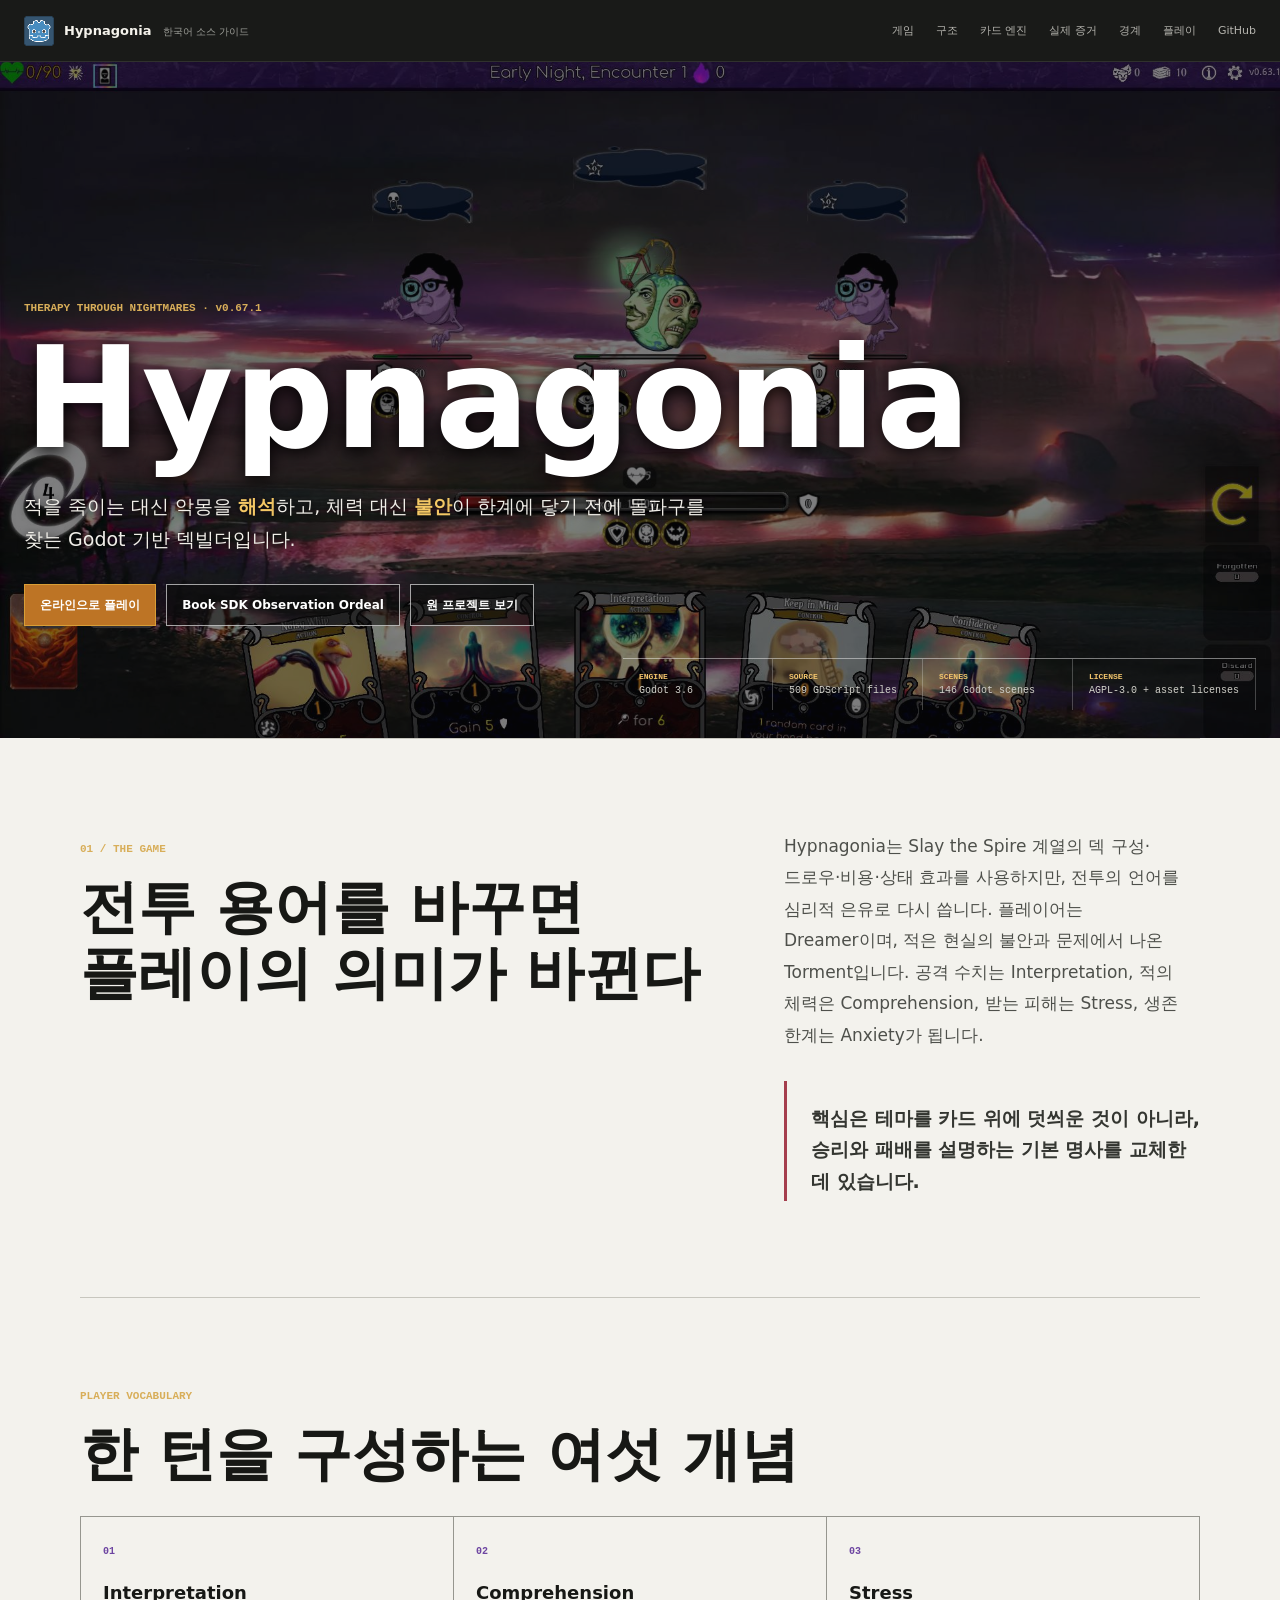
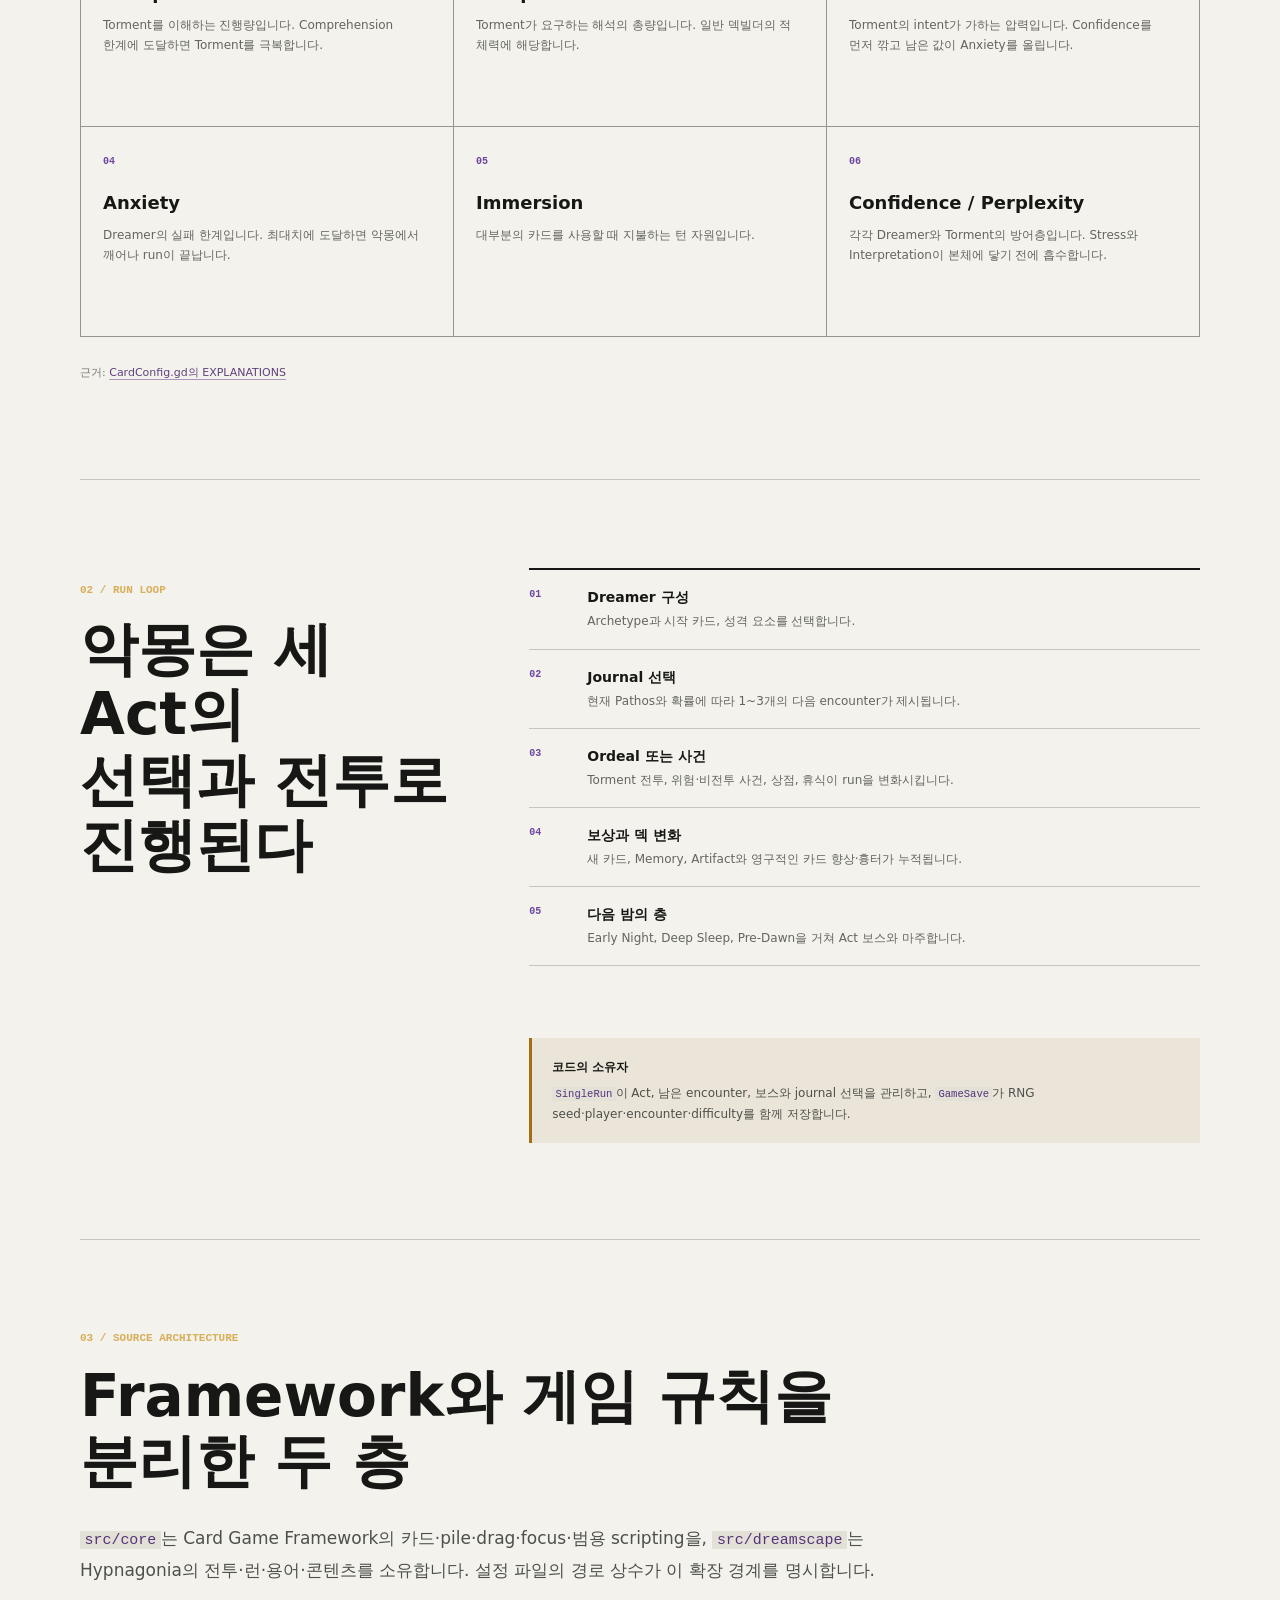
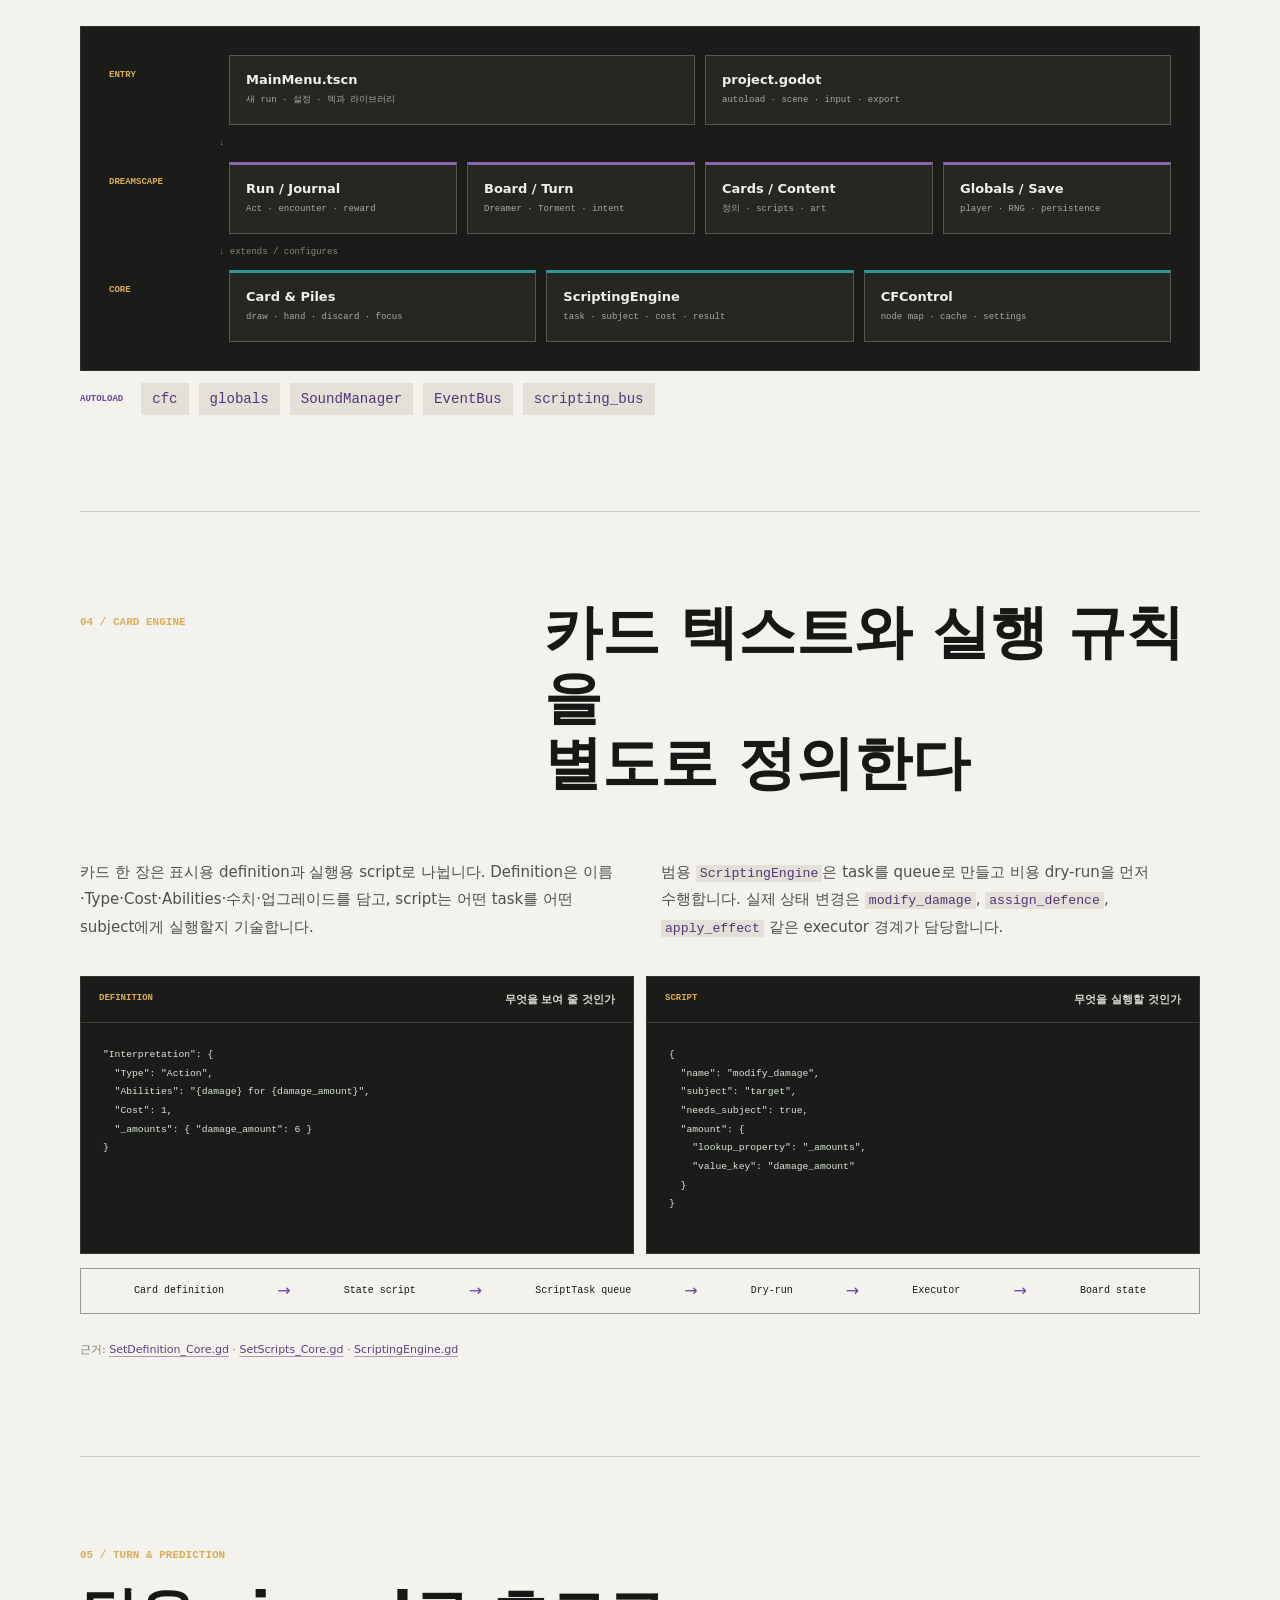
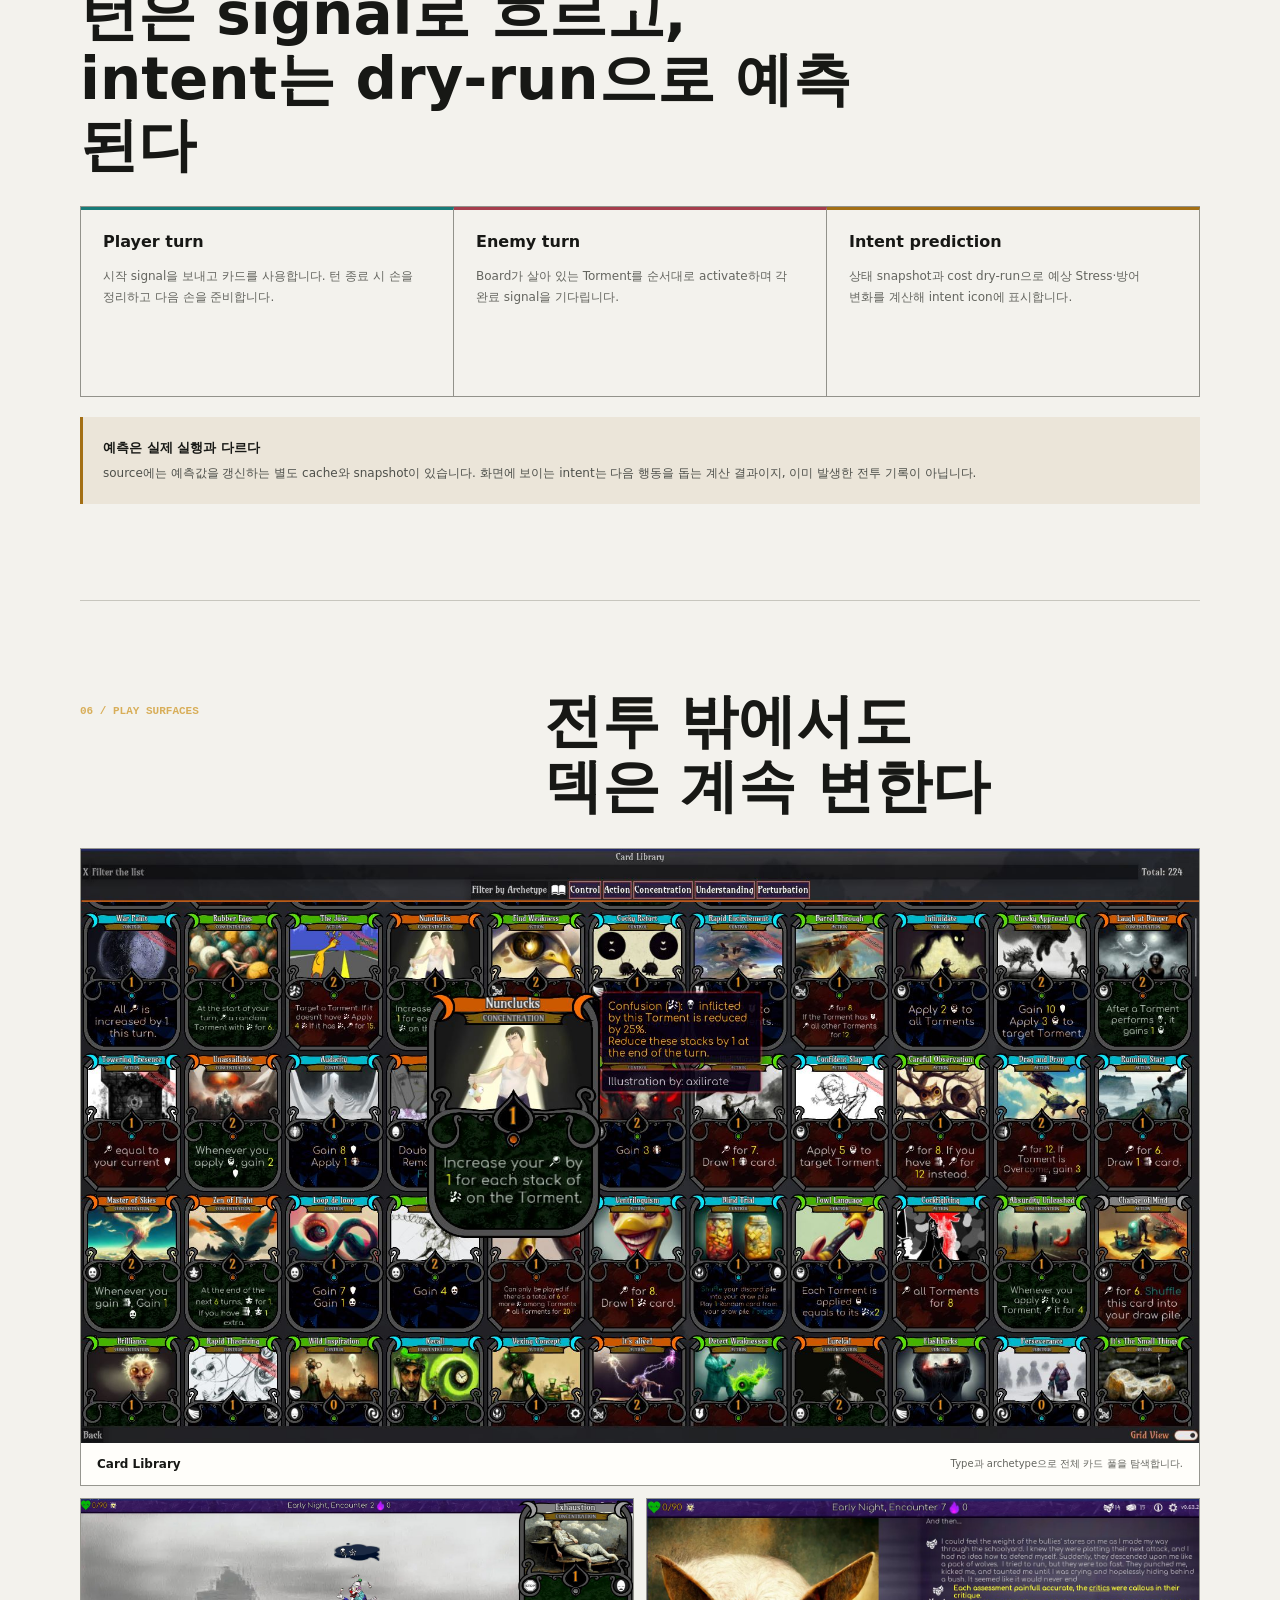
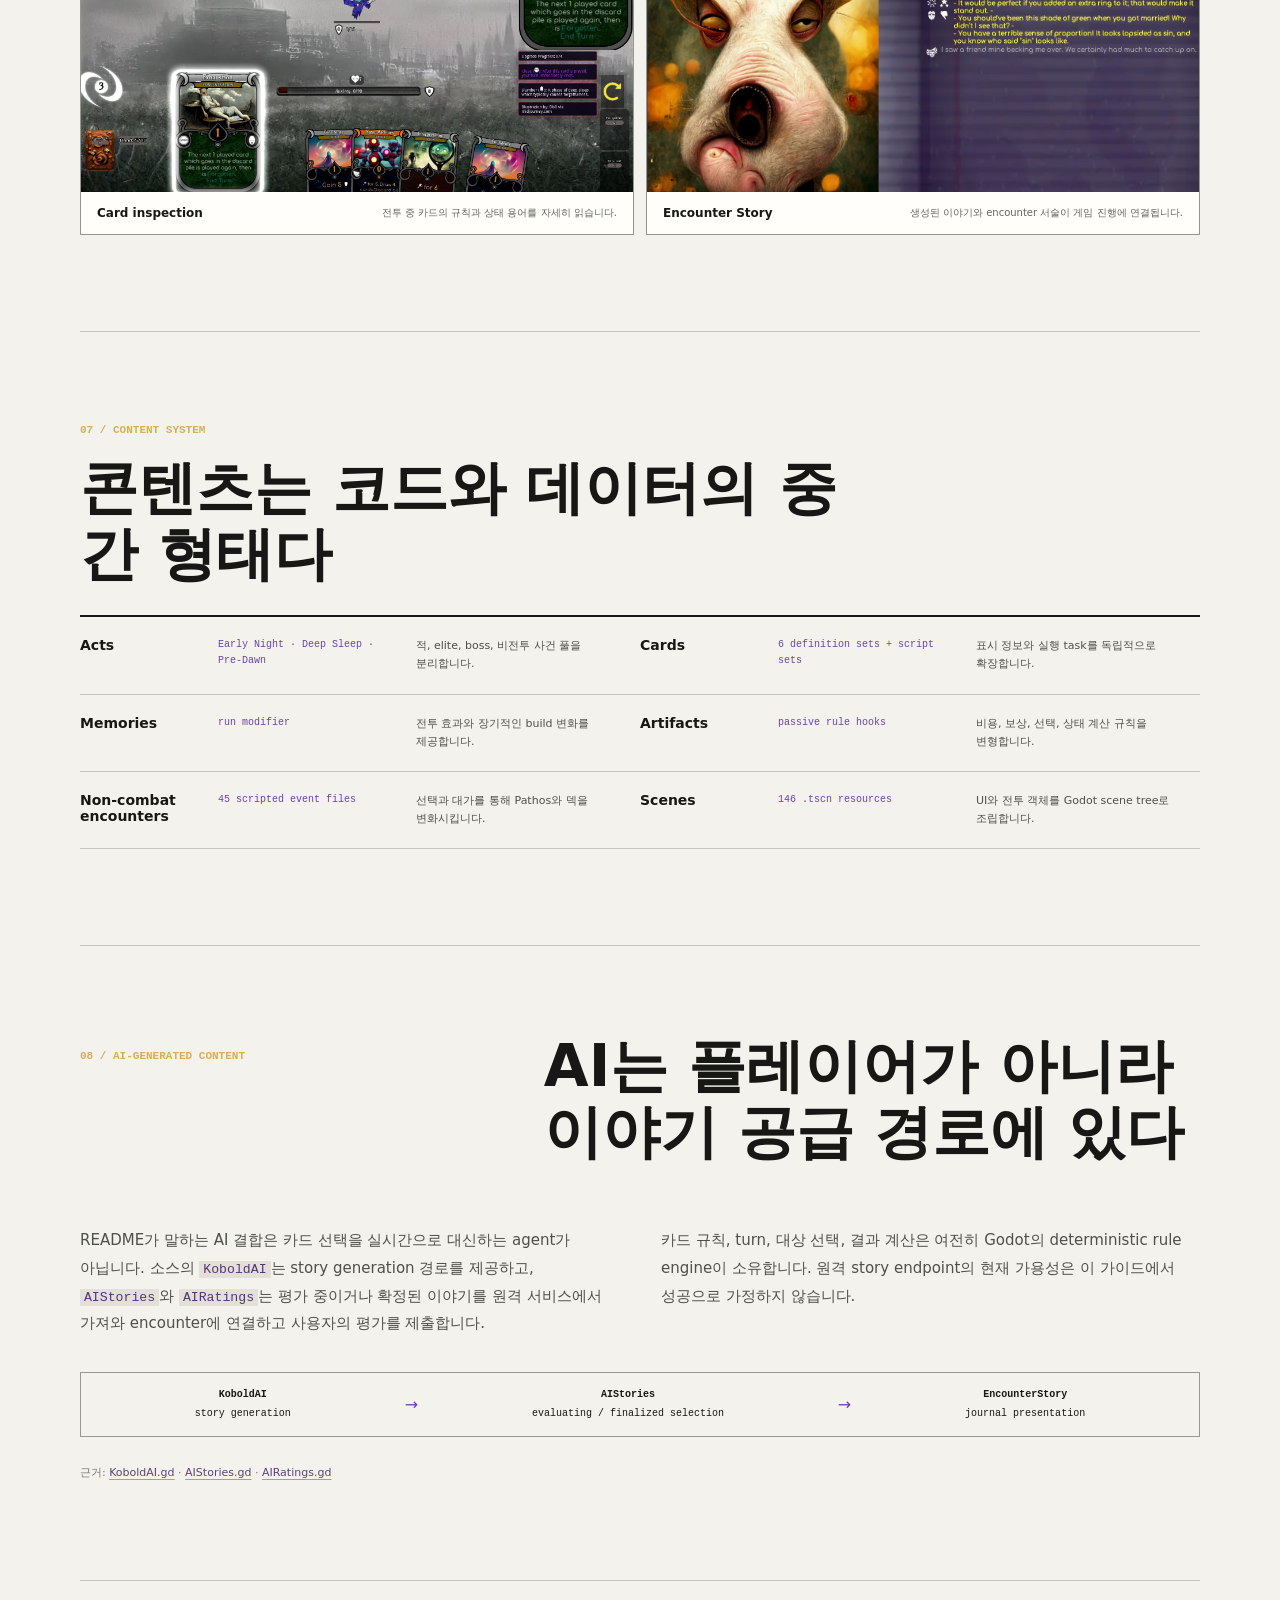
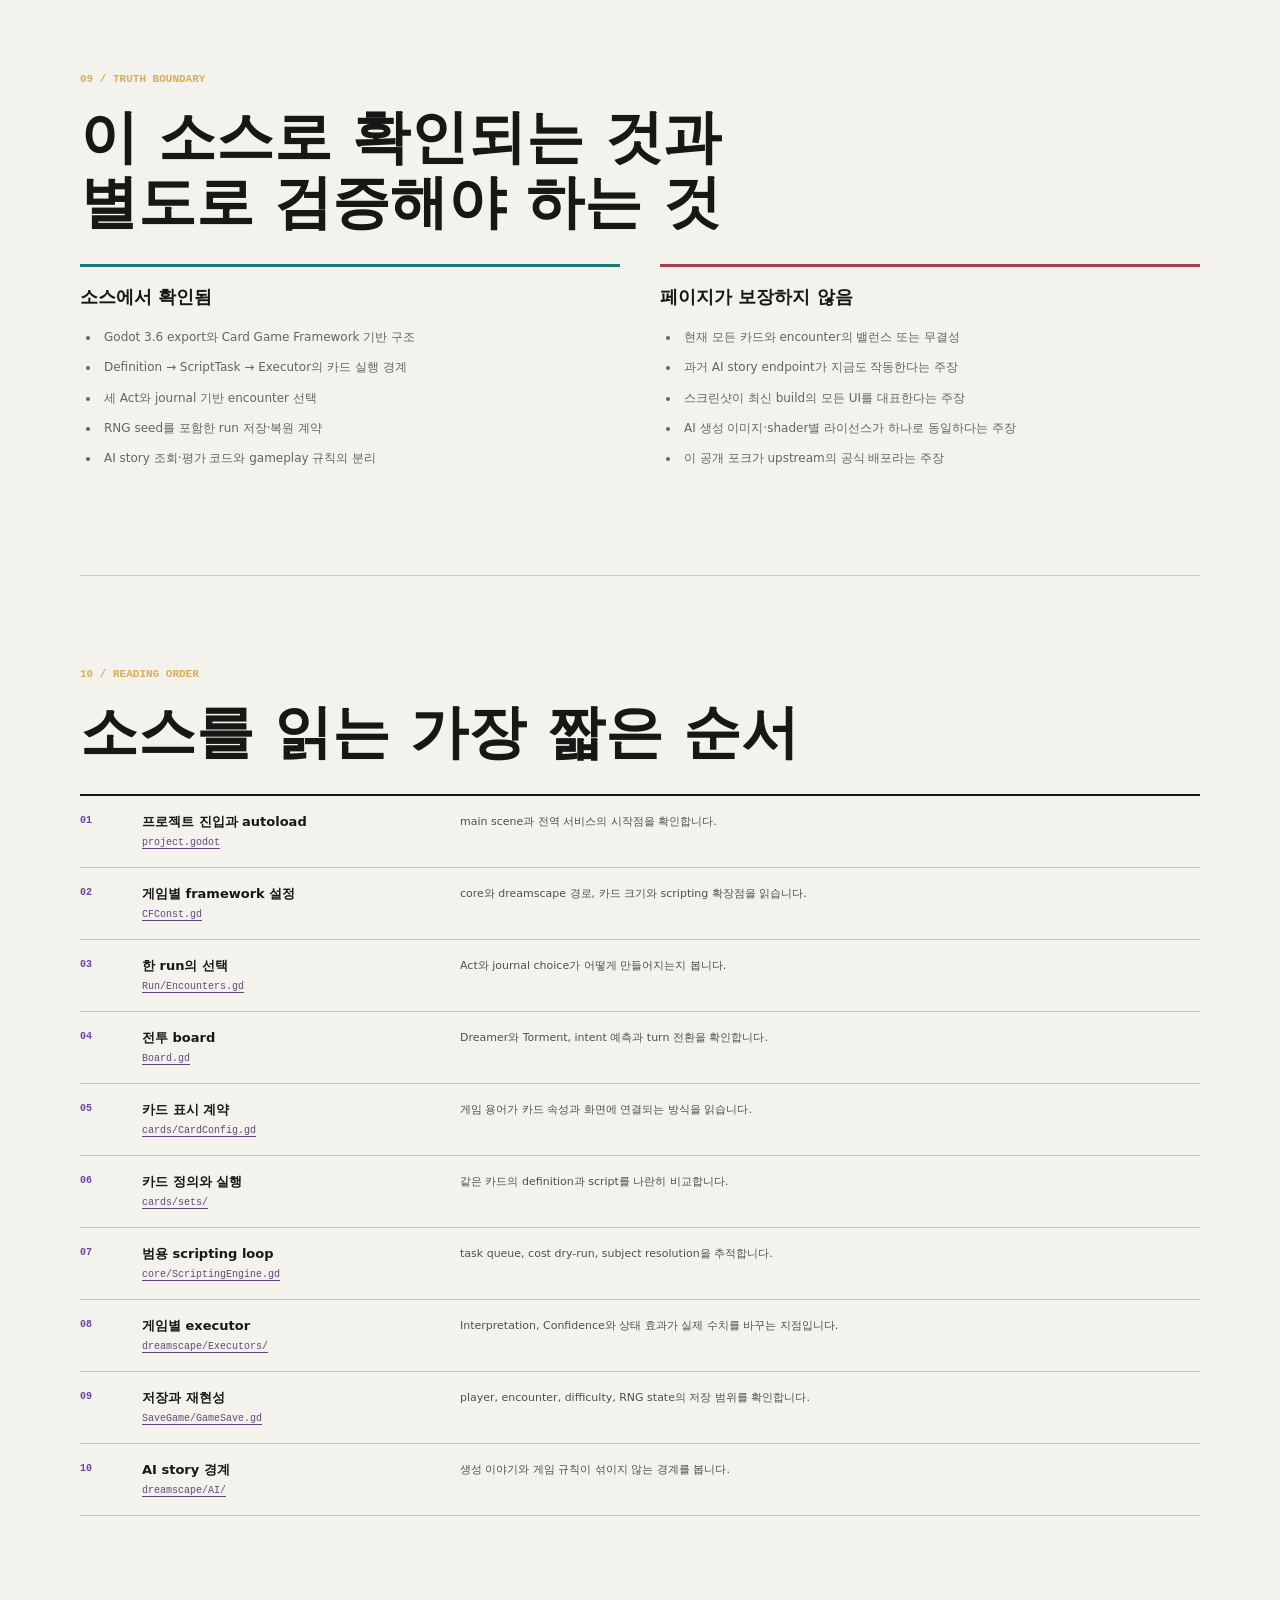
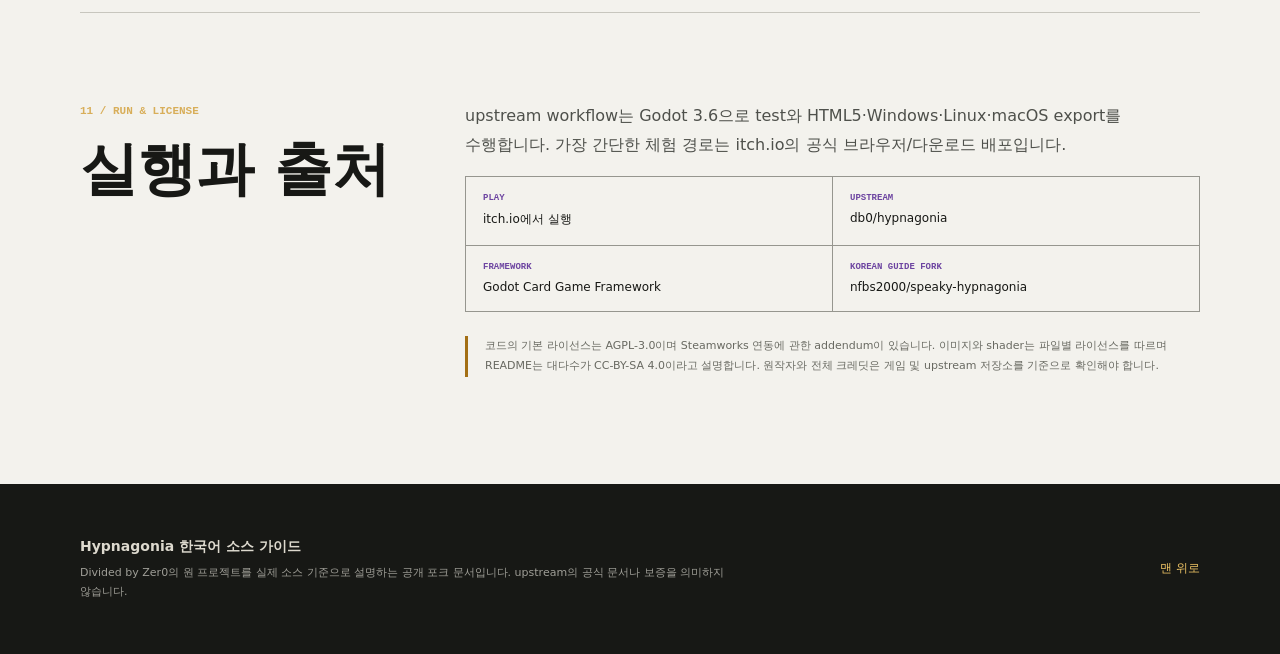
<file: docs/index.html>
<!doctype html>
<html lang="ko">
<head>
  <meta charset="utf-8">
  <meta name="viewport" content="width=device-width, initial-scale=1">
  <meta name="description" content="Hypnagonia의 게임 규칙, Godot 구조, 카드 스크립팅 엔진을 실제 소스 기준으로 설명하는 한국어 가이드">
  <meta property="og:title" content="Hypnagonia 한국어 소스 가이드">
  <meta property="og:description" content="악몽을 해석하는 덱빌더가 어떻게 규칙과 코드로 구성되는지 읽습니다.">
  <meta property="og:image" content="assets/preview.jpg">
  <title>Hypnagonia 한국어 소스 가이드</title>
  <link rel="icon" href="assets/icon.png">
  <link rel="stylesheet" href="styles/foundation.css">
  <link rel="stylesheet" href="styles/sections.css">
  <link rel="stylesheet" href="styles/catalog.css">
  <link rel="stylesheet" href="styles/responsive.css">
</head>
<body>
  <header class="topbar">
    <a class="brand" href="#top" aria-label="Hypnagonia 가이드 맨 위로">
      <img src="assets/icon.png" alt="">
      <span>Hypnagonia <small>한국어 소스 가이드</small></span>
    </a>
    <nav aria-label="주요 링크">
      <a href="#game">게임</a>
      <a href="#architecture">구조</a>
      <a href="#cards">카드 엔진</a>
      <a href="./book-sdk-ordeal/">실제 증거</a>
      <a href="#truth">경계</a>
      <a href="https://dbzer0.itch.io/hypnagonia">플레이</a>
      <a href="https://github.com/nfbs2000/speaky-hypnagonia">GitHub</a>
    </nav>
  </header>

  <main id="top">
    <section class="hero" aria-labelledby="hero-title">
      <img class="hero__media" src="assets/preview.jpg" alt="Hypnagonia 전투 화면. 세 Torment와 다섯 장의 카드가 보인다.">
      <div class="hero__shade"></div>
      <div class="hero__content">
        <p class="eyebrow">THERAPY THROUGH NIGHTMARES · v0.67.1</p>
        <h1 id="hero-title">Hypnagonia</h1>
        <p class="hero__lead">
          적을 죽이는 대신 악몽을 <strong>해석</strong>하고,
          체력 대신 <strong>불안</strong>이 한계에 닿기 전에 돌파구를 찾는
          Godot 기반 덱빌더입니다.
        </p>
        <div class="hero__actions">
          <a class="button button--primary" href="https://dbzer0.itch.io/hypnagonia">온라인으로 플레이</a>
          <a class="button" href="./book-sdk-ordeal/">Book SDK Observation Ordeal</a>
          <a class="button" href="https://github.com/db0/hypnagonia">원 프로젝트 보기</a>
        </div>
      </div>
      <div class="hero__facts" aria-label="프로젝트 요약">
        <span><b>ENGINE</b>Godot 3.6</span>
        <span><b>SOURCE</b>509 GDScript files</span>
        <span><b>SCENES</b>146 Godot scenes</span>
        <span><b>LICENSE</b>AGPL-3.0 + asset licenses</span>
      </div>
    </section>

    <section class="thesis" id="game">
      <div class="section-heading">
        <p class="section-index">01 / THE GAME</p>
        <h2>전투 용어를 바꾸면<br>플레이의 의미가 바뀐다</h2>
      </div>
      <div class="thesis__body">
        <p>
          Hypnagonia는 Slay the Spire 계열의 덱 구성·드로우·비용·상태 효과를 사용하지만,
          전투의 언어를 심리적 은유로 다시 씁니다. 플레이어는 Dreamer이며,
          적은 현실의 불안과 문제에서 나온 Torment입니다. 공격 수치는 Interpretation,
          적의 체력은 Comprehension, 받는 피해는 Stress, 생존 한계는 Anxiety가 됩니다.
        </p>
        <blockquote>
          핵심은 테마를 카드 위에 덧씌운 것이 아니라,
          승리와 패배를 설명하는 기본 명사를 교체한 데 있습니다.
        </blockquote>
      </div>
    </section>

    <section class="vocabulary" aria-labelledby="vocabulary-title">
      <p class="section-index">PLAYER VOCABULARY</p>
      <h2 id="vocabulary-title">한 턴을 구성하는 여섯 개념</h2>
      <div class="term-grid">
        <article>
          <span class="term-no">01</span>
          <h3>Interpretation</h3>
          <p>Torment를 이해하는 진행량입니다. Comprehension 한계에 도달하면 Torment를 극복합니다.</p>
        </article>
        <article>
          <span class="term-no">02</span>
          <h3>Comprehension</h3>
          <p>Torment가 요구하는 해석의 총량입니다. 일반 덱빌더의 적 체력에 해당합니다.</p>
        </article>
        <article>
          <span class="term-no">03</span>
          <h3>Stress</h3>
          <p>Torment의 intent가 가하는 압력입니다. Confidence를 먼저 깎고 남은 값이 Anxiety를 올립니다.</p>
        </article>
        <article>
          <span class="term-no">04</span>
          <h3>Anxiety</h3>
          <p>Dreamer의 실패 한계입니다. 최대치에 도달하면 악몽에서 깨어나 run이 끝납니다.</p>
        </article>
        <article>
          <span class="term-no">05</span>
          <h3>Immersion</h3>
          <p>대부분의 카드를 사용할 때 지불하는 턴 자원입니다.</p>
        </article>
        <article>
          <span class="term-no">06</span>
          <h3>Confidence / Perplexity</h3>
          <p>각각 Dreamer와 Torment의 방어층입니다. Stress와 Interpretation이 본체에 닿기 전에 흡수합니다.</p>
        </article>
      </div>
      <p class="source-line">
        근거:
        <a href="https://github.com/nfbs2000/speaky-hypnagonia/blob/main/src/dreamscape/cards/CardConfig.gd">CardConfig.gd의 EXPLANATIONS</a>
      </p>
    </section>

    <section class="run-loop" id="run-loop">
      <div class="section-heading">
        <p class="section-index">02 / RUN LOOP</p>
        <h2>악몽은 세 Act의<br>선택과 전투로 진행된다</h2>
      </div>
      <ol class="loop">
        <li><span>01</span><div><b>Dreamer 구성</b><p>Archetype과 시작 카드, 성격 요소를 선택합니다.</p></div></li>
        <li><span>02</span><div><b>Journal 선택</b><p>현재 Pathos와 확률에 따라 1~3개의 다음 encounter가 제시됩니다.</p></div></li>
        <li><span>03</span><div><b>Ordeal 또는 사건</b><p>Torment 전투, 위험·비전투 사건, 상점, 휴식이 run을 변화시킵니다.</p></div></li>
        <li><span>04</span><div><b>보상과 덱 변화</b><p>새 카드, Memory, Artifact와 영구적인 카드 향상·흉터가 누적됩니다.</p></div></li>
        <li><span>05</span><div><b>다음 밤의 층</b><p>Early Night, Deep Sleep, Pre-Dawn을 거쳐 Act 보스와 마주합니다.</p></div></li>
      </ol>
      <div class="run-note">
        <b>코드의 소유자</b>
        <p>
          <code>SingleRun</code>이 Act, 남은 encounter, 보스와 journal 선택을 관리하고,
          <code>GameSave</code>가 RNG seed·player·encounter·difficulty를 함께 저장합니다.
        </p>
      </div>
    </section>

    <section class="architecture" id="architecture">
      <p class="section-index">03 / SOURCE ARCHITECTURE</p>
      <h2>Framework와 게임 규칙을 분리한 두 층</h2>
      <p class="section-lead">
        <code>src/core</code>는 Card Game Framework의 카드·pile·drag·focus·범용 scripting을,
        <code>src/dreamscape</code>는 Hypnagonia의 전투·런·용어·콘텐츠를 소유합니다.
        설정 파일의 경로 상수가 이 확장 경계를 명시합니다.
      </p>
      <div class="architecture-map" role="img" aria-label="Godot 실행 표면, Hypnagonia dreamscape 계층, Card Game Framework core 계층의 구조">
        <div class="arch-row arch-row--entry">
          <span>ENTRY</span>
          <div><b>MainMenu.tscn</b><small>새 run · 설정 · 덱과 라이브러리</small></div>
          <div><b>project.godot</b><small>autoload · scene · input · export</small></div>
        </div>
        <div class="arch-arrow" aria-hidden="true">↓</div>
        <div class="arch-row arch-row--domain">
          <span>DREAMSCAPE</span>
          <div><b>Run / Journal</b><small>Act · encounter · reward</small></div>
          <div><b>Board / Turn</b><small>Dreamer · Torment · intent</small></div>
          <div><b>Cards / Content</b><small>정의 · scripts · art</small></div>
          <div><b>Globals / Save</b><small>player · RNG · persistence</small></div>
        </div>
        <div class="arch-arrow" aria-hidden="true">↓ extends / configures</div>
        <div class="arch-row arch-row--core">
          <span>CORE</span>
          <div><b>Card & Piles</b><small>draw · hand · discard · focus</small></div>
          <div><b>ScriptingEngine</b><small>task · subject · cost · result</small></div>
          <div><b>CFControl</b><small>node map · cache · settings</small></div>
        </div>
      </div>
      <div class="autoload-strip">
        <span>AUTOLOAD</span>
        <code>cfc</code><code>globals</code><code>SoundManager</code><code>EventBus</code><code>scripting_bus</code>
      </div>
    </section>

    <section class="card-engine" id="cards">
      <div class="section-heading">
        <p class="section-index">04 / CARD ENGINE</p>
        <h2>카드 텍스트와 실행 규칙을<br>별도로 정의한다</h2>
      </div>
      <div class="card-engine__intro">
        <p>
          카드 한 장은 표시용 definition과 실행용 script로 나뉩니다.
          Definition은 이름·Type·Cost·Abilities·수치·업그레이드를 담고,
          script는 어떤 task를 어떤 subject에게 실행할지 기술합니다.
        </p>
        <p>
          범용 <code>ScriptingEngine</code>은 task를 queue로 만들고 비용 dry-run을 먼저 수행합니다.
          실제 상태 변경은 <code>modify_damage</code>, <code>assign_defence</code>,
          <code>apply_effect</code> 같은 executor 경계가 담당합니다.
        </p>
      </div>
      <div class="code-compare">
        <article>
          <header><span>DEFINITION</span><b>무엇을 보여 줄 것인가</b></header>
          <pre><code>"Interpretation": {
  "Type": "Action",
  "Abilities": "{damage} for {damage_amount}",
  "Cost": 1,
  "_amounts": { "damage_amount": 6 }
}</code></pre>
        </article>
        <article>
          <header><span>SCRIPT</span><b>무엇을 실행할 것인가</b></header>
          <pre><code>{
  "name": "modify_damage",
  "subject": "target",
  "needs_subject": true,
  "amount": {
    "lookup_property": "_amounts",
    "value_key": "damage_amount"
  }
}</code></pre>
        </article>
      </div>
      <div class="execution-pipeline" aria-label="카드 실행 단계">
        <span>Card definition</span><i>→</i>
        <span>State script</span><i>→</i>
        <span>ScriptTask queue</span><i>→</i>
        <span>Dry-run</span><i>→</i>
        <span>Executor</span><i>→</i>
        <span>Board state</span>
      </div>
      <p class="source-line">
        근거:
        <a href="https://github.com/nfbs2000/speaky-hypnagonia/blob/main/src/dreamscape/cards/sets/SetDefinition_Core.gd">SetDefinition_Core.gd</a>
        ·
        <a href="https://github.com/nfbs2000/speaky-hypnagonia/blob/main/src/dreamscape/cards/sets/SetScripts_Core.gd">SetScripts_Core.gd</a>
        ·
        <a href="https://github.com/nfbs2000/speaky-hypnagonia/blob/main/src/core/ScriptingEngine/ScriptingEngine.gd">ScriptingEngine.gd</a>
      </p>
    </section>

    <section class="turn-system">
      <p class="section-index">05 / TURN & PREDICTION</p>
      <h2>턴은 signal로 흐르고, intent는 dry-run으로 예측된다</h2>
      <div class="turn-columns">
        <div>
          <h3>Player turn</h3>
          <p>시작 signal을 보내고 카드를 사용합니다. 턴 종료 시 손을 정리하고 다음 손을 준비합니다.</p>
        </div>
        <div>
          <h3>Enemy turn</h3>
          <p>Board가 살아 있는 Torment를 순서대로 activate하며 각 완료 signal을 기다립니다.</p>
        </div>
        <div>
          <h3>Intent prediction</h3>
          <p>상태 snapshot과 cost dry-run으로 예상 Stress·방어 변화를 계산해 intent icon에 표시합니다.</p>
        </div>
      </div>
      <aside class="truth-callout">
        <b>예측은 실제 실행과 다르다</b>
        <p>
          source에는 예측값을 갱신하는 별도 cache와 snapshot이 있습니다.
          화면에 보이는 intent는 다음 행동을 돕는 계산 결과이지, 이미 발생한 전투 기록이 아닙니다.
        </p>
      </aside>
    </section>

    <section class="gallery" aria-labelledby="gallery-title">
      <div class="section-heading">
        <p class="section-index">06 / PLAY SURFACES</p>
        <h2 id="gallery-title">전투 밖에서도<br>덱은 계속 변한다</h2>
      </div>
      <div class="gallery__grid">
        <figure class="gallery__wide">
          <img src="assets/preview_cards.jpg" alt="224장의 카드를 격자로 보여 주는 Card Library 화면" loading="lazy">
          <figcaption><b>Card Library</b><span>Type과 archetype으로 전체 카드 풀을 탐색합니다.</span></figcaption>
        </figure>
        <figure>
          <img src="assets/preview2.jpg" alt="전투 중 Exhaustion 카드를 확대한 Hypnagonia 카드 상세 화면" loading="lazy">
          <figcaption><b>Card inspection</b><span>전투 중 카드의 규칙과 상태 용어를 자세히 읽습니다.</span></figcaption>
        </figure>
        <figure>
          <img src="assets/preview3.jpg" alt="그림과 이야기 문단을 함께 보여 주는 Hypnagonia encounter story 화면" loading="lazy">
          <figcaption><b>Encounter Story</b><span>생성된 이야기와 encounter 서술이 게임 진행에 연결됩니다.</span></figcaption>
        </figure>
      </div>
    </section>

    <section class="content-system">
      <p class="section-index">07 / CONTENT SYSTEM</p>
      <h2>콘텐츠는 코드와 데이터의 중간 형태다</h2>
      <div class="content-index">
        <article><b>Acts</b><span>Early Night · Deep Sleep · Pre-Dawn</span><p>적, elite, boss, 비전투 사건 풀을 분리합니다.</p></article>
        <article><b>Cards</b><span>6 definition sets + script sets</span><p>표시 정보와 실행 task를 독립적으로 확장합니다.</p></article>
        <article><b>Memories</b><span>run modifier</span><p>전투 효과와 장기적인 build 변화를 제공합니다.</p></article>
        <article><b>Artifacts</b><span>passive rule hooks</span><p>비용, 보상, 선택, 상태 계산 규칙을 변형합니다.</p></article>
        <article><b>Non-combat encounters</b><span>45 scripted event files</span><p>선택과 대가를 통해 Pathos와 덱을 변화시킵니다.</p></article>
        <article><b>Scenes</b><span>146 .tscn resources</span><p>UI와 전투 객체를 Godot scene tree로 조립합니다.</p></article>
      </div>
    </section>

    <section class="ai-stories">
      <div class="section-heading">
        <p class="section-index">08 / AI-GENERATED CONTENT</p>
        <h2>AI는 플레이어가 아니라<br>이야기 공급 경로에 있다</h2>
      </div>
      <div class="ai-stories__body">
        <p>
          README가 말하는 AI 결합은 카드 선택을 실시간으로 대신하는 agent가 아닙니다.
          소스의 <code>KoboldAI</code>는 story generation 경로를 제공하고,
          <code>AIStories</code>와 <code>AIRatings</code>는 평가 중이거나 확정된 이야기를
          원격 서비스에서 가져와 encounter에 연결하고 사용자의 평가를 제출합니다.
        </p>
        <p>
          카드 규칙, turn, 대상 선택, 결과 계산은 여전히 Godot의 deterministic rule engine이 소유합니다.
          원격 story endpoint의 현재 가용성은 이 가이드에서 성공으로 가정하지 않습니다.
        </p>
      </div>
      <div class="ai-boundary">
        <span><b>KoboldAI</b>story generation</span>
        <i>→</i>
        <span><b>AIStories</b>evaluating / finalized selection</span>
        <i>→</i>
        <span><b>EncounterStory</b>journal presentation</span>
      </div>
      <p class="source-line">
        근거:
        <a href="https://github.com/nfbs2000/speaky-hypnagonia/blob/main/src/dreamscape/AI/KoboldAI.gd">KoboldAI.gd</a>
        ·
        <a href="https://github.com/nfbs2000/speaky-hypnagonia/blob/main/src/dreamscape/AI/AIStories.gd">AIStories.gd</a>
        ·
        <a href="https://github.com/nfbs2000/speaky-hypnagonia/blob/main/src/dreamscape/AI/AIRatings.gd">AIRatings.gd</a>
      </p>
    </section>

    <section class="truth-boundary" id="truth">
      <p class="section-index">09 / TRUTH BOUNDARY</p>
      <h2>이 소스로 확인되는 것과<br>별도로 검증해야 하는 것</h2>
      <div class="truth-grid">
        <article>
          <h3>소스에서 확인됨</h3>
          <ul>
            <li>Godot 3.6 export와 Card Game Framework 기반 구조</li>
            <li>Definition → ScriptTask → Executor의 카드 실행 경계</li>
            <li>세 Act와 journal 기반 encounter 선택</li>
            <li>RNG seed를 포함한 run 저장·복원 계약</li>
            <li>AI story 조회·평가 코드와 gameplay 규칙의 분리</li>
          </ul>
        </article>
        <article>
          <h3>페이지가 보장하지 않음</h3>
          <ul>
            <li>현재 모든 카드와 encounter의 밸런스 또는 무결성</li>
            <li>과거 AI story endpoint가 지금도 작동한다는 주장</li>
            <li>스크린샷이 최신 build의 모든 UI를 대표한다는 주장</li>
            <li>AI 생성 이미지·shader별 라이선스가 하나로 동일하다는 주장</li>
            <li>이 공개 포크가 upstream의 공식 배포라는 주장</li>
          </ul>
        </article>
      </div>
    </section>

    <section class="source-map">
      <p class="section-index">10 / READING ORDER</p>
      <h2>소스를 읽는 가장 짧은 순서</h2>
      <ol>
        <li><span>01</span><div><b>프로젝트 진입과 autoload</b><a href="https://github.com/nfbs2000/speaky-hypnagonia/blob/main/project.godot">project.godot</a></div><p>main scene과 전역 서비스의 시작점을 확인합니다.</p></li>
        <li><span>02</span><div><b>게임별 framework 설정</b><a href="https://github.com/nfbs2000/speaky-hypnagonia/blob/main/src/dreamscape/CFConst.gd">CFConst.gd</a></div><p>core와 dreamscape 경로, 카드 크기와 scripting 확장점을 읽습니다.</p></li>
        <li><span>03</span><div><b>한 run의 선택</b><a href="https://github.com/nfbs2000/speaky-hypnagonia/blob/main/src/dreamscape/Run/Encounters.gd">Run/Encounters.gd</a></div><p>Act와 journal choice가 어떻게 만들어지는지 봅니다.</p></li>
        <li><span>04</span><div><b>전투 board</b><a href="https://github.com/nfbs2000/speaky-hypnagonia/blob/main/src/dreamscape/Board.gd">Board.gd</a></div><p>Dreamer와 Torment, intent 예측과 turn 전환을 확인합니다.</p></li>
        <li><span>05</span><div><b>카드 표시 계약</b><a href="https://github.com/nfbs2000/speaky-hypnagonia/blob/main/src/dreamscape/cards/CardConfig.gd">cards/CardConfig.gd</a></div><p>게임 용어가 카드 속성과 화면에 연결되는 방식을 읽습니다.</p></li>
        <li><span>06</span><div><b>카드 정의와 실행</b><a href="https://github.com/nfbs2000/speaky-hypnagonia/tree/main/src/dreamscape/cards/sets">cards/sets/</a></div><p>같은 카드의 definition과 script를 나란히 비교합니다.</p></li>
        <li><span>07</span><div><b>범용 scripting loop</b><a href="https://github.com/nfbs2000/speaky-hypnagonia/blob/main/src/core/ScriptingEngine/ScriptingEngine.gd">core/ScriptingEngine.gd</a></div><p>task queue, cost dry-run, subject resolution을 추적합니다.</p></li>
        <li><span>08</span><div><b>게임별 executor</b><a href="https://github.com/nfbs2000/speaky-hypnagonia/tree/main/src/dreamscape/ScriptingEngine/Executors">dreamscape/Executors/</a></div><p>Interpretation, Confidence와 상태 효과가 실제 수치를 바꾸는 지점입니다.</p></li>
        <li><span>09</span><div><b>저장과 재현성</b><a href="https://github.com/nfbs2000/speaky-hypnagonia/blob/main/src/dreamscape/SaveGame/GameSave.gd">SaveGame/GameSave.gd</a></div><p>player, encounter, difficulty, RNG state의 저장 범위를 확인합니다.</p></li>
        <li><span>10</span><div><b>AI story 경계</b><a href="https://github.com/nfbs2000/speaky-hypnagonia/tree/main/src/dreamscape/AI">dreamscape/AI/</a></div><p>생성 이야기와 게임 규칙이 섞이지 않는 경계를 봅니다.</p></li>
      </ol>
    </section>

    <section class="run-source">
      <div>
        <p class="section-index">11 / RUN & LICENSE</p>
        <h2>실행과 출처</h2>
      </div>
      <div class="run-source__body">
        <p>
          upstream workflow는 Godot 3.6으로 test와 HTML5·Windows·Linux·macOS export를 수행합니다.
          가장 간단한 체험 경로는 itch.io의 공식 브라우저/다운로드 배포입니다.
        </p>
        <div class="run-links">
          <a href="https://dbzer0.itch.io/hypnagonia"><b>PLAY</b><span>itch.io에서 실행</span></a>
          <a href="https://github.com/db0/hypnagonia"><b>UPSTREAM</b><span>db0/hypnagonia</span></a>
          <a href="https://github.com/db0/godot-card-game-framework"><b>FRAMEWORK</b><span>Godot Card Game Framework</span></a>
          <a href="https://github.com/nfbs2000/speaky-hypnagonia"><b>KOREAN GUIDE FORK</b><span>nfbs2000/speaky-hypnagonia</span></a>
        </div>
        <p class="license-note">
          코드의 기본 라이선스는 AGPL-3.0이며 Steamworks 연동에 관한 addendum이 있습니다.
          이미지와 shader는 파일별 라이선스를 따르며 README는 대다수가 CC-BY-SA 4.0이라고 설명합니다.
          원작자와 전체 크레딧은 게임 및 upstream 저장소를 기준으로 확인해야 합니다.
        </p>
      </div>
    </section>
  </main>

  <footer>
    <div>
      <b>Hypnagonia 한국어 소스 가이드</b>
      <p>
        Divided by Zer0의 원 프로젝트를 실제 소스 기준으로 설명하는 공개 포크 문서입니다.
        upstream의 공식 문서나 보증을 의미하지 않습니다.
      </p>
    </div>
    <a href="#top">맨 위로</a>
  </footer>
</body>
</html>
</file>
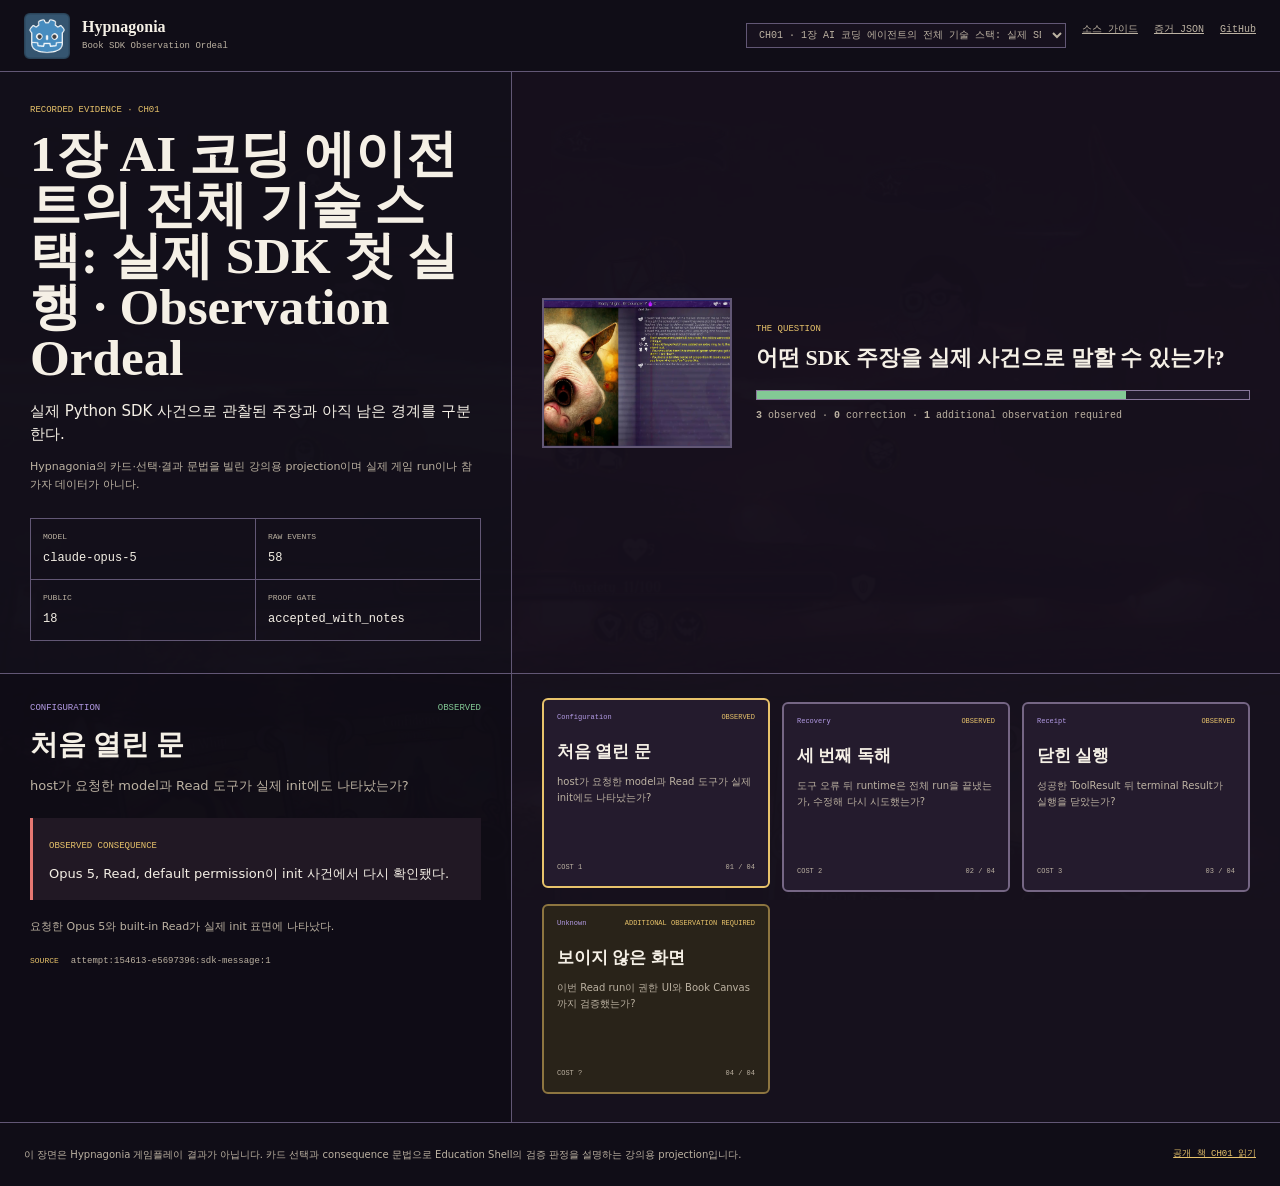
<file: docs/book-sdk-ordeal/index.html>
<!doctype html>
<html lang="ko">
<head>
  <meta charset="utf-8">
  <meta name="viewport" content="width=device-width, initial-scale=1">
  <meta name="description" content="Book SDK의 실제 Python SDK 관찰을 Hypnagonia 카드형 검증 과제로 재생합니다.">
  <title>Book SDK Observation Ordeal · Hypnagonia</title>
  <link rel="icon" href="../assets/icon.png">
  <link rel="stylesheet" href="./ordeal.css">
</head>
<body>
  <main class="ordeal-shell" data-state="loading">
    <img class="battle-backdrop" src="../assets/preview.jpg" alt="Hypnagonia 전투 화면">
    <div class="battle-shade" aria-hidden="true"></div>

    <header class="topbar">
      <a class="brand" href="../">
        <img src="../assets/icon.png" alt="">
        <span>Hypnagonia <small>Book SDK Observation Ordeal</small></span>
      </a>
      <nav>
        <select id="chapter" aria-label="Book SDK 장 선택"></select>
        <a href="../">소스 가이드</a>
        <a id="source-json" href="./catalog.json">증거 JSON</a>
        <a href="https://github.com/nfbs2000/speaky-hypnagonia">GitHub</a>
      </nav>
    </header>

    <section class="briefing">
      <p id="chapter-eyebrow">RECORDED EVIDENCE</p>
      <h1 id="title">Observation Ordeal</h1>
      <strong id="subtitle">실제 evidence를 불러오는 중입니다.</strong>
      <span id="boundary"></span>
      <dl>
        <div><dt>MODEL</dt><dd id="model">-</dd></div>
        <div><dt>RAW EVENTS</dt><dd id="raw-count">-</dd></div>
        <div><dt>PUBLIC</dt><dd id="public-count">-</dd></div>
        <div><dt>PROOF GATE</dt><dd id="proof-gate">-</dd></div>
      </dl>
    </section>

    <section class="torment" aria-labelledby="torment-title">
      <div class="torment__portrait">
        <img src="../assets/preview3.jpg" alt="Hypnagonia encounter story 장면">
      </div>
      <div>
        <p>THE QUESTION</p>
        <h2 id="torment-title">어떤 SDK 주장을 실제 사건으로 말할 수 있는가?</h2>
        <div class="resolve-bar" aria-label="검증 진행">
          <span id="resolve-fill"></span>
        </div>
        <small><b id="resolved">0</b> observed · <b id="correction">0</b> correction · <b id="unresolved">0</b> additional observation required</small>
      </div>
    </section>

    <section class="inspection" aria-live="polite">
      <div class="inspection__status">
        <span id="card-type">-</span>
        <em id="card-status">-</em>
      </div>
      <h2 id="card-title">카드를 선택하세요</h2>
      <p class="question" id="card-question">주장을 선택하면 검증 질문이 나타납니다.</p>
      <div class="consequence">
        <span>OBSERVED CONSEQUENCE</span>
        <p id="card-consequence">-</p>
      </div>
      <p class="source-summary" id="card-source-summary">-</p>
      <div class="source-ref"><b>SOURCE</b><code id="card-source-ref">-</code></div>
    </section>

    <section class="hand" aria-label="검증 카드">
      <div id="card-list" class="card-list"></div>
    </section>

    <footer>
      <p>
        이 장면은 Hypnagonia 게임플레이 결과가 아닙니다. 카드 선택과 consequence 문법으로
        Education Shell의 검증 판정을 설명하는 강의용 projection입니다.
      </p>
      <a id="book-link" href="https://nfbs2000.github.io/speaky-claude-cookbooks/book/">공개 책 읽기</a>
    </footer>

    <section class="load-error" id="load-error" hidden>
      <h2>검증된 evidence를 불러오지 못했습니다.</h2>
      <p>가짜 ordeal로 대체하지 않습니다. <a href="./catalog.json">catalog JSON</a>을 확인하세요.</p>
    </section>
  </main>
  <script type="module" src="./ordeal.js?v=claim-status-v2"></script>
</body>
</html>
</file>
<file: docs/styles/sections.css>
.thesis {
  display: grid;
  grid-template-columns: minmax(0, 1.2fr) minmax(320px, 0.8fr);
  gap: 80px;
}

.thesis .section-heading {
  display: block;
}

.thesis__body > p {
  margin: 4px 0 30px;
  font-size: 17px;
}

blockquote {
  margin: 0;
  padding: 22px 0 4px 24px;
  border-left: 3px solid var(--crimson);
  color: #343631;
  font-size: 19px;
  font-weight: 700;
  line-height: 1.65;
}

.vocabulary > h2,
.architecture > h2,
.turn-system > h2,
.content-system > h2,
.truth-boundary > h2,
.source-map > h2 {
  max-width: 780px;
}

.term-grid {
  display: grid;
  grid-template-columns: repeat(3, minmax(0, 1fr));
  border-top: 1px solid #96968f;
  border-left: 1px solid #96968f;
}

.term-grid article {
  min-height: 210px;
  padding: 22px;
  border-right: 1px solid #96968f;
  border-bottom: 1px solid #96968f;
}

.term-no {
  color: var(--violet);
  font-size: 10px;
  font-weight: 800;
}

.term-grid h3 {
  margin-top: 24px;
  font-size: 18px;
}

.term-grid p {
  margin: 12px 0 0;
  color: var(--muted);
  font-size: 12px;
  line-height: 1.7;
}

.run-loop {
  display: grid;
  grid-template-columns: minmax(260px, 0.72fr) minmax(0, 1.28fr);
  gap: 72px;
}

.run-loop .section-heading {
  display: block;
}

.loop {
  margin: 0;
  padding: 0;
  list-style: none;
  border-top: 2px solid var(--ink);
}

.loop li {
  display: grid;
  grid-template-columns: 42px minmax(0, 1fr);
  gap: 16px;
  padding: 17px 0;
  border-bottom: 1px solid var(--line);
}

.loop li > span {
  color: var(--violet);
  font: 800 10px/1.6 "SFMono-Regular", monospace;
}

.loop b {
  font-size: 14px;
}

.loop p {
  margin: 5px 0 0;
  color: var(--muted);
  font-size: 12px;
  line-height: 1.6;
}

.run-note {
  grid-column: 2;
  padding: 18px 20px;
  border-left: 3px solid var(--gold);
  background: #ebe5d9;
}

.run-note b {
  font-size: 12px;
}

.run-note p {
  margin: 7px 0 0;
  font-size: 12px;
  line-height: 1.7;
}

.architecture-map {
  margin-top: 40px;
  padding: 28px;
  border: 1px solid #30322d;
  background: #1b1c19;
  color: #f2f0e8;
}

.arch-row {
  display: grid;
  gap: 10px;
}

.arch-row--entry {
  grid-template-columns: 110px repeat(2, minmax(0, 1fr));
}

.arch-row--domain {
  grid-template-columns: 110px repeat(4, minmax(0, 1fr));
}

.arch-row--core {
  grid-template-columns: 110px repeat(3, minmax(0, 1fr));
}

.arch-row > span {
  padding-top: 16px;
  color: #dbad59;
  font: 800 9px/1 "SFMono-Regular", monospace;
}

.arch-row > div {
  min-width: 0;
  padding: 16px;
  border: 1px solid #555750;
  background: #252722;
}

.arch-row--domain > div {
  border-top: 3px solid #8b65ad;
}

.arch-row--core > div {
  border-top: 3px solid #2f9994;
}

.arch-row b,
.arch-row small {
  display: block;
}

.arch-row b {
  font-size: 13px;
}

.arch-row small {
  margin-top: 7px;
  color: #aaa9a2;
  font: 9px/1.55 "SFMono-Regular", monospace;
}

.arch-arrow {
  padding: 12px 0 12px 110px;
  color: #84867e;
  font: 9px/1.4 "SFMono-Regular", monospace;
}

.autoload-strip {
  margin-top: 12px;
  display: flex;
  align-items: center;
  gap: 10px;
  overflow-x: auto;
}

.autoload-strip > span {
  margin-right: 8px;
  color: var(--violet);
  font: 800 9px/1 "SFMono-Regular", monospace;
}

.autoload-strip code {
  padding: 8px 11px;
  white-space: nowrap;
}

.card-engine__intro,
.ai-stories__body {
  margin: 34px 0;
  display: grid;
  grid-template-columns: repeat(2, minmax(0, 1fr));
  gap: 42px;
}

.card-engine__intro p,
.ai-stories__body p {
  margin: 0;
  font-size: 15px;
}

.code-compare {
  display: grid;
  grid-template-columns: repeat(2, minmax(0, 1fr));
  gap: 12px;
}

.code-compare article {
  min-width: 0;
  border: 1px solid #343630;
  background: #1b1c19;
}

.code-compare header {
  padding: 15px 18px;
  display: flex;
  justify-content: space-between;
  gap: 20px;
  border-bottom: 1px solid #3e403a;
  color: #dddcd5;
}

.code-compare header span {
  color: #d8aa58;
  font: 800 9px/1.4 "SFMono-Regular", monospace;
}

.code-compare header b {
  font-size: 11px;
}

pre {
  max-width: 100%;
  min-height: 230px;
  margin: 0;
  overflow-x: auto;
  padding: 22px;
  color: #d8e4db;
  font-size: 11px;
  line-height: 1.7;
}

pre code {
  padding: 0;
  background: transparent;
  color: inherit;
}

.execution-pipeline,
.ai-boundary {
  margin-top: 14px;
  display: flex;
  align-items: center;
  overflow-x: auto;
  border: 1px solid #999991;
}

.execution-pipeline span,
.ai-boundary span {
  min-width: 148px;
  flex: 1 0 auto;
  padding: 15px 12px;
  text-align: center;
  font: 10px/1.4 "SFMono-Regular", monospace;
}

.execution-pipeline i,
.ai-boundary i {
  color: var(--violet);
  font-style: normal;
}

.turn-columns {
  display: grid;
  grid-template-columns: repeat(3, minmax(0, 1fr));
  border-top: 1px solid #92928b;
  border-left: 1px solid #92928b;
}

.turn-columns > div {
  min-height: 190px;
  padding: 22px;
  border-right: 1px solid #92928b;
  border-bottom: 1px solid #92928b;
}

.turn-columns > div:nth-child(1) {
  border-top: 3px solid var(--teal);
}

.turn-columns > div:nth-child(2) {
  border-top: 3px solid var(--crimson);
}

.turn-columns > div:nth-child(3) {
  border-top: 3px solid var(--gold);
}

.turn-columns h3 {
  font-size: 16px;
}

.turn-columns p {
  margin: 15px 0 0;
  color: var(--muted);
  font-size: 12px;
  line-height: 1.7;
}

.truth-callout {
  margin-top: 20px;
  padding: 20px;
  border-left: 3px solid var(--gold);
  background: #ebe5d9;
}

.truth-callout b {
  font-size: 13px;
}

.truth-callout p {
  margin: 6px 0 0;
  font-size: 12px;
  line-height: 1.7;
}
</file>
<file: docs/styles/catalog.css>
.gallery__grid {
  display: grid;
  grid-template-columns: repeat(2, minmax(0, 1fr));
  gap: 12px;
}

.gallery figure {
  margin: 0;
  min-width: 0;
  border: 1px solid #96968f;
  background: var(--paper-strong);
}

.gallery__wide {
  grid-column: 1 / -1;
}

.gallery img {
  width: 100%;
  aspect-ratio: 16 / 8.5;
  display: block;
  object-fit: cover;
  object-position: top center;
}

.gallery figcaption {
  padding: 14px 16px;
  display: flex;
  justify-content: space-between;
  gap: 18px;
}

.gallery figcaption b {
  font-size: 12px;
}

.gallery figcaption span {
  color: var(--muted);
  font-size: 10px;
  text-align: right;
}

.content-index {
  display: grid;
  grid-template-columns: repeat(2, minmax(0, 1fr));
  border-top: 2px solid var(--ink);
}

.content-index article {
  padding: 20px 0;
  display: grid;
  grid-template-columns: 120px 180px minmax(0, 1fr);
  gap: 18px;
  border-bottom: 1px solid var(--line);
}

.content-index b {
  font-size: 14px;
}

.content-index span {
  color: var(--violet);
  font: 10px/1.6 "SFMono-Regular", monospace;
}

.content-index p {
  margin: 0;
  font-size: 11px;
  line-height: 1.65;
}

.ai-boundary span {
  min-width: 230px;
}

.ai-boundary b {
  display: block;
  margin-bottom: 5px;
}

.truth-grid {
  display: grid;
  grid-template-columns: repeat(2, minmax(0, 1fr));
  gap: 40px;
}

.truth-grid article {
  padding-top: 18px;
  border-top: 3px solid var(--teal);
}

.truth-grid article:last-child {
  border-top-color: var(--crimson);
}

.truth-grid h3 {
  font-size: 18px;
}

.truth-grid ul {
  margin: 18px 0 0;
  padding-left: 20px;
  color: var(--muted);
}

.truth-grid li {
  margin: 10px 0;
  padding-left: 4px;
  font-size: 12px;
  line-height: 1.7;
}

.source-map ol {
  margin: 0;
  padding: 0;
  list-style: none;
  border-top: 2px solid var(--ink);
}

.source-map li {
  display: grid;
  grid-template-columns: 44px 300px minmax(0, 1fr);
  gap: 18px;
  padding: 17px 0;
  border-bottom: 1px solid var(--line);
}

.source-map li > span {
  color: var(--violet);
  font: 800 10px/1.5 "SFMono-Regular", monospace;
}

.source-map b,
.source-map a {
  display: block;
}

.source-map b {
  font-size: 13px;
}

.source-map a {
  margin-top: 4px;
  color: #63477c;
  font: 10px/1.5 "SFMono-Regular", monospace;
  text-decoration: underline;
  text-underline-offset: 3px;
}

.source-map li > p {
  margin: 0;
  font-size: 11px;
  line-height: 1.65;
}

.run-source {
  display: grid;
  grid-template-columns: minmax(220px, 0.6fr) minmax(0, 1.4fr);
  gap: 70px;
}

.run-source__body > p {
  margin-top: 0;
}

.run-links {
  display: grid;
  grid-template-columns: repeat(2, minmax(0, 1fr));
  border-top: 1px solid #96968f;
  border-left: 1px solid #96968f;
}

.run-links a {
  padding: 17px;
  border-right: 1px solid #96968f;
  border-bottom: 1px solid #96968f;
}

.run-links b,
.run-links span {
  display: block;
}

.run-links b {
  color: var(--violet);
  font: 800 9px/1 "SFMono-Regular", monospace;
}

.run-links span {
  margin-top: 8px;
  font-size: 12px;
}

.run-links a:hover,
.run-links a:focus-visible {
  background: #e4dfd3;
}

.license-note {
  margin-top: 24px !important;
  padding-left: 17px;
  border-left: 3px solid var(--gold);
  color: #686961;
  font-size: 11px;
}
</file>
<file: docs/styles/responsive.css>
@media (max-width: 900px) {
  .thesis,
  .run-loop,
  .run-source {
    grid-template-columns: 1fr;
    gap: 24px;
  }

  .run-note {
    grid-column: 1;
  }

  .term-grid {
    grid-template-columns: repeat(2, minmax(0, 1fr));
  }

  .arch-row--domain {
    grid-template-columns: 100px repeat(2, minmax(0, 1fr));
  }

  .arch-row--domain > div:nth-of-type(n+3) {
    grid-column: auto;
  }

  .content-index article {
    grid-template-columns: 110px 160px minmax(0, 1fr);
  }
}

@media (max-width: 620px) {
  .hero__facts {
    display: grid;
    grid-template-columns: repeat(2, minmax(0, 1fr));
    overflow: visible;
  }

  .hero__facts span {
    min-width: 0;
    border-bottom: 1px solid rgba(255, 255, 255, 0.24);
  }

  .term-grid,
  .card-engine__intro,
  .code-compare,
  .turn-columns,
  .gallery__grid,
  .content-index,
  .ai-stories__body,
  .truth-grid,
  .run-links {
    grid-template-columns: 1fr;
  }

  .term-grid article {
    min-height: 180px;
  }

  .architecture-map {
    padding: 14px;
  }

  .arch-row--entry,
  .arch-row--domain,
  .arch-row--core {
    grid-template-columns: 1fr;
  }

  .arch-row > span {
    padding-top: 6px;
  }

  .arch-arrow {
    padding-left: 0;
    text-align: center;
  }

  .autoload-strip {
    flex-wrap: wrap;
    overflow-x: visible;
  }

  .execution-pipeline,
  .ai-boundary {
    flex-direction: column;
    align-items: stretch;
    overflow-x: visible;
  }

  .execution-pipeline span,
  .ai-boundary span {
    min-width: 0;
  }

  .execution-pipeline i,
  .ai-boundary i {
    transform: rotate(90deg);
    align-self: center;
  }

  pre {
    min-height: 0;
  }

  .gallery__wide {
    grid-column: 1;
  }

  .gallery figcaption {
    display: block;
  }

  .gallery figcaption span {
    margin-top: 6px;
    display: block;
    text-align: left;
  }

  .content-index article {
    grid-template-columns: 1fr;
    gap: 5px;
  }

  .source-map li {
    grid-template-columns: 36px minmax(0, 1fr);
  }

  .source-map li > p {
    grid-column: 2;
  }
}
</file>
<file: docs/book-sdk-ordeal/ordeal.css>
:root {
  color-scheme: dark;
  --ink: #f5f0e6;
  --muted: #bcb2a2;
  --night: #120f19;
  --panel: rgba(20, 16, 27, 0.95);
  --line: #625775;
  --violet: #b49ce6;
  --coral: #e67872;
  --gold: #e8c36b;
  --green: #83c995;
}

* { box-sizing: border-box; }

html,
body {
  width: 100%;
  min-height: 100%;
  margin: 0;
  background: var(--night);
  color: var(--ink);
  font-family: Georgia, 'Times New Roman', serif;
  letter-spacing: 0;
}

a { color: inherit; }
button { font: inherit; }

.ordeal-shell {
  position: relative;
  min-height: 100vh;
  display: grid;
  grid-template-columns: minmax(280px, 0.8fr) minmax(360px, 1.2fr);
  grid-template-rows: auto auto minmax(270px, 1fr) auto auto;
  overflow: hidden;
}

.battle-backdrop,
.battle-shade {
  position: fixed;
  inset: 0;
  width: 100%;
  height: 100%;
}

.battle-backdrop { z-index: 0; object-fit: cover; object-position: center 25%; }
.battle-shade { z-index: 1; background: rgba(10, 7, 15, 0.82); }

.topbar,
.briefing,
.torment,
.inspection,
.hand,
footer,
.load-error { position: relative; z-index: 2; }

.topbar {
  grid-column: 1 / -1;
  min-height: 72px;
  display: flex;
  align-items: center;
  justify-content: space-between;
  gap: 20px;
  padding: 10px 24px;
  border-bottom: 1px solid var(--line);
  background: #100d17;
}

.brand { display: flex; align-items: center; gap: 12px; text-decoration: none; }
.brand img { width: 46px; height: 46px; }
.brand span,
.brand small { display: block; }
.brand span { font-weight: 700; }
.brand small { margin-top: 4px; color: var(--muted); font: 9px/1.4 ui-monospace, monospace; }
.topbar nav { display: flex; flex-wrap: wrap; gap: 16px; }
.topbar nav select {
  max-width: min(320px, 46vw);
  border: 1px solid var(--line);
  border-radius: 0;
  background: #17111e;
  color: var(--muted);
  padding: 5px 8px;
  font: 10px/1.4 ui-monospace, monospace;
}
.topbar nav select:focus-visible { border-color: var(--gold); color: var(--gold); outline: none; }
.topbar nav a { color: var(--muted); font: 10px/1.4 ui-monospace, monospace; }
.topbar nav a:hover,
.topbar nav a:focus-visible { color: var(--gold); }

.briefing {
  grid-column: 1;
  padding: 32px 30px;
  border-right: 1px solid var(--line);
  border-bottom: 1px solid var(--line);
  background: var(--panel);
}

.briefing > p,
.torment p,
.consequence > span {
  margin: 0;
  color: var(--gold);
  font: 9px/1.5 ui-monospace, monospace;
}

.briefing h1 { margin: 10px 0 0; font-size: clamp(30px, 4vw, 58px); line-height: 1; }
.briefing > strong { display: block; margin-top: 16px; font: 15px/1.55 ui-sans-serif, system-ui, sans-serif; }
.briefing > span { display: block; margin-top: 12px; color: var(--muted); font: 11px/1.65 ui-sans-serif, system-ui, sans-serif; }
.briefing dl { margin: 24px 0 0; display: grid; grid-template-columns: repeat(2, minmax(0, 1fr)); border-top: 1px solid var(--line); border-left: 1px solid var(--line); }
.briefing dl div { padding: 12px; border-right: 1px solid var(--line); border-bottom: 1px solid var(--line); }
.briefing dt { color: var(--muted); font: 8px/1.4 ui-monospace, monospace; }
.briefing dd { margin: 8px 0 0; color: var(--ink); font: 12px/1.4 ui-monospace, monospace; overflow-wrap: anywhere; }

.torment {
  grid-column: 2;
  display: grid;
  grid-template-columns: 190px minmax(0, 1fr);
  gap: 24px;
  align-items: center;
  padding: 24px 30px;
  border-bottom: 1px solid var(--line);
  background: rgba(23, 17, 30, 0.92);
}

.torment__portrait { height: 150px; border: 2px solid var(--line); overflow: hidden; }
.torment__portrait img { width: 100%; height: 100%; object-fit: cover; }
.torment h2 { margin: 8px 0 0; font-size: 22px; line-height: 1.25; }
.torment small { display: block; margin-top: 8px; color: var(--muted); font: 10px/1.5 ui-monospace, monospace; }
.resolve-bar { height: 10px; margin-top: 18px; border: 1px solid #8a789c; background: #21192b; }
.resolve-bar span { display: block; width: 0; height: 100%; background: var(--green); transition: width 240ms ease; }

.inspection {
  grid-column: 1;
  padding: 28px 30px;
  border-right: 1px solid var(--line);
  background: rgba(16, 13, 23, 0.95);
}

.inspection__status { display: flex; align-items: center; justify-content: space-between; gap: 14px; }
.inspection__status span,
.inspection__status em { font: 9px/1.4 ui-monospace, monospace; font-style: normal; }
.inspection__status span { color: var(--violet); }
.inspection__status em { color: var(--green); }
.inspection[data-status='additional_observation_required'] .inspection__status em { color: var(--gold); }
.inspection[data-status='correction_required'] .inspection__status em { color: #ff6b6b; }
.inspection h2 { margin: 14px 0 0; font-size: 28px; line-height: 1.15; }
.inspection .question { margin: 14px 0 0; color: var(--muted); font: 13px/1.65 ui-sans-serif, system-ui, sans-serif; }
.consequence { margin-top: 22px; padding: 16px; border-left: 3px solid var(--coral); background: #211824; }
.consequence p { margin: 9px 0 0; color: var(--ink); font: 13px/1.65 ui-sans-serif, system-ui, sans-serif; }
.source-summary { margin: 18px 0 0; color: var(--muted); font: 11px/1.65 ui-sans-serif, system-ui, sans-serif; }
.source-ref { margin-top: 18px; display: grid; grid-template-columns: auto minmax(0, 1fr); gap: 12px; align-items: start; }
.source-ref b { color: var(--gold); font: 8px/1.5 ui-monospace, monospace; }
.source-ref code { overflow-wrap: anywhere; color: var(--muted); font: 9px/1.5 ui-monospace, monospace; }

.hand {
  grid-column: 2;
  min-width: 0;
  display: grid;
  align-items: center;
  padding: 28px 30px;
  background: rgba(24, 18, 31, 0.9);
}

.card-list {
  min-width: 0;
  display: grid;
  grid-template-columns: repeat(3, minmax(110px, 1fr));
  gap: 12px;
}

.proof-card {
  position: relative;
  min-width: 0;
  min-height: 190px;
  padding: 13px;
  display: grid;
  grid-template-rows: auto minmax(60px, 1fr) auto;
  border: 2px solid #756684;
  border-radius: 6px;
  background: #241b2d;
  color: var(--ink);
  text-align: left;
  cursor: pointer;
}

.proof-card:hover,
.proof-card:focus-visible,
.proof-card[data-active='true'] { border-color: var(--gold); outline: none; transform: translateY(-4px); }
.proof-card[data-status='additional_observation_required'] { border-color: #8d7540; background: #292319; }
.proof-card[data-status='correction_required'] { border-color: #a94f4f; background: #2b1d1f; }
.proof-card__head { display: flex; align-items: center; justify-content: space-between; gap: 8px; }
.proof-card__head span,
.proof-card__head em { font: 7px/1.4 ui-monospace, monospace; font-style: normal; }
.proof-card__head span { color: var(--violet); }
.proof-card__head em { color: var(--gold); }
.proof-card h3 { margin: 18px 0 0; font-size: 17px; line-height: 1.25; }
.proof-card p { margin: 12px 0 0; color: var(--muted); font: 10px/1.55 ui-sans-serif, system-ui, sans-serif; }
.proof-card__foot { margin-top: 16px; display: flex; justify-content: space-between; color: var(--muted); font: 7px/1.4 ui-monospace, monospace; }

.ordeal-shell > footer {
  grid-column: 1 / -1;
  min-height: 64px;
  display: flex;
  align-items: center;
  justify-content: space-between;
  gap: 24px;
  padding: 14px 24px;
  border-top: 1px solid var(--line);
  background: #100d17;
}

.ordeal-shell > footer p { max-width: 900px; margin: 0; color: var(--muted); font: 10px/1.6 ui-sans-serif, system-ui, sans-serif; }
.ordeal-shell > footer a { color: var(--gold); font: 9px/1.4 ui-monospace, monospace; white-space: nowrap; }

.load-error {
  position: fixed;
  inset: 72px 0 0;
  display: grid;
  place-content: center;
  padding: 24px;
  background: var(--night);
  text-align: center;
}
.load-error[hidden] { display: none; }
.load-error p { color: var(--muted); font: 13px/1.6 ui-sans-serif, system-ui, sans-serif; }

@media (prefers-reduced-motion: reduce) {
  .resolve-bar span,
  .proof-card { transition: none; }
  .proof-card:hover,
  .proof-card:focus-visible,
  .proof-card[data-active='true'] { transform: none; }
}

@media (max-width: 980px) {
  .ordeal-shell { grid-template-columns: 1fr; overflow: visible; }
  .briefing,
  .torment,
  .inspection,
  .hand { grid-column: 1; border-right: 0; }
  .card-list { grid-template-columns: repeat(3, minmax(0, 1fr)); }
}

@media (max-width: 680px) {
  .ordeal-shell,
  .topbar,
  .briefing,
  .torment,
  .inspection,
  .hand { min-width: 0; }
  .ordeal-shell { width: 100%; overflow-x: hidden; }
  .topbar { align-items: flex-start; flex-direction: column; overflow: hidden; }
  .topbar nav {
    width: 100%;
    min-width: 0;
    display: grid;
    grid-template-columns: repeat(2, minmax(0, 1fr));
    gap: 10px;
  }
  .topbar nav select {
    grid-column: 1 / -1;
    width: 100%;
    max-width: none;
  }
  .topbar nav a { min-width: 0; overflow-wrap: anywhere; }
  .briefing,
  .torment,
  .inspection,
  .hand { padding: 22px 14px; }
  .briefing h1,
  .briefing > strong,
  .briefing > span { overflow-wrap: anywhere; }
  .torment { grid-template-columns: 110px minmax(0, 1fr); gap: 14px; }
  .torment__portrait { height: 120px; }
  .torment h2 { font-size: 17px; }
  .card-list { grid-template-columns: repeat(2, minmax(0, 1fr)); }
  .proof-card { min-height: 175px; }
  .ordeal-shell > footer { align-items: flex-start; flex-direction: column; padding: 16px 14px; }
}

@media (max-width: 460px) {
  .briefing dl,
  .card-list { grid-template-columns: 1fr; }
  .torment { grid-template-columns: 90px minmax(0, 1fr); }
  .torment__portrait { height: 108px; }
  .torment small { overflow-wrap: anywhere; }
}
</file>
